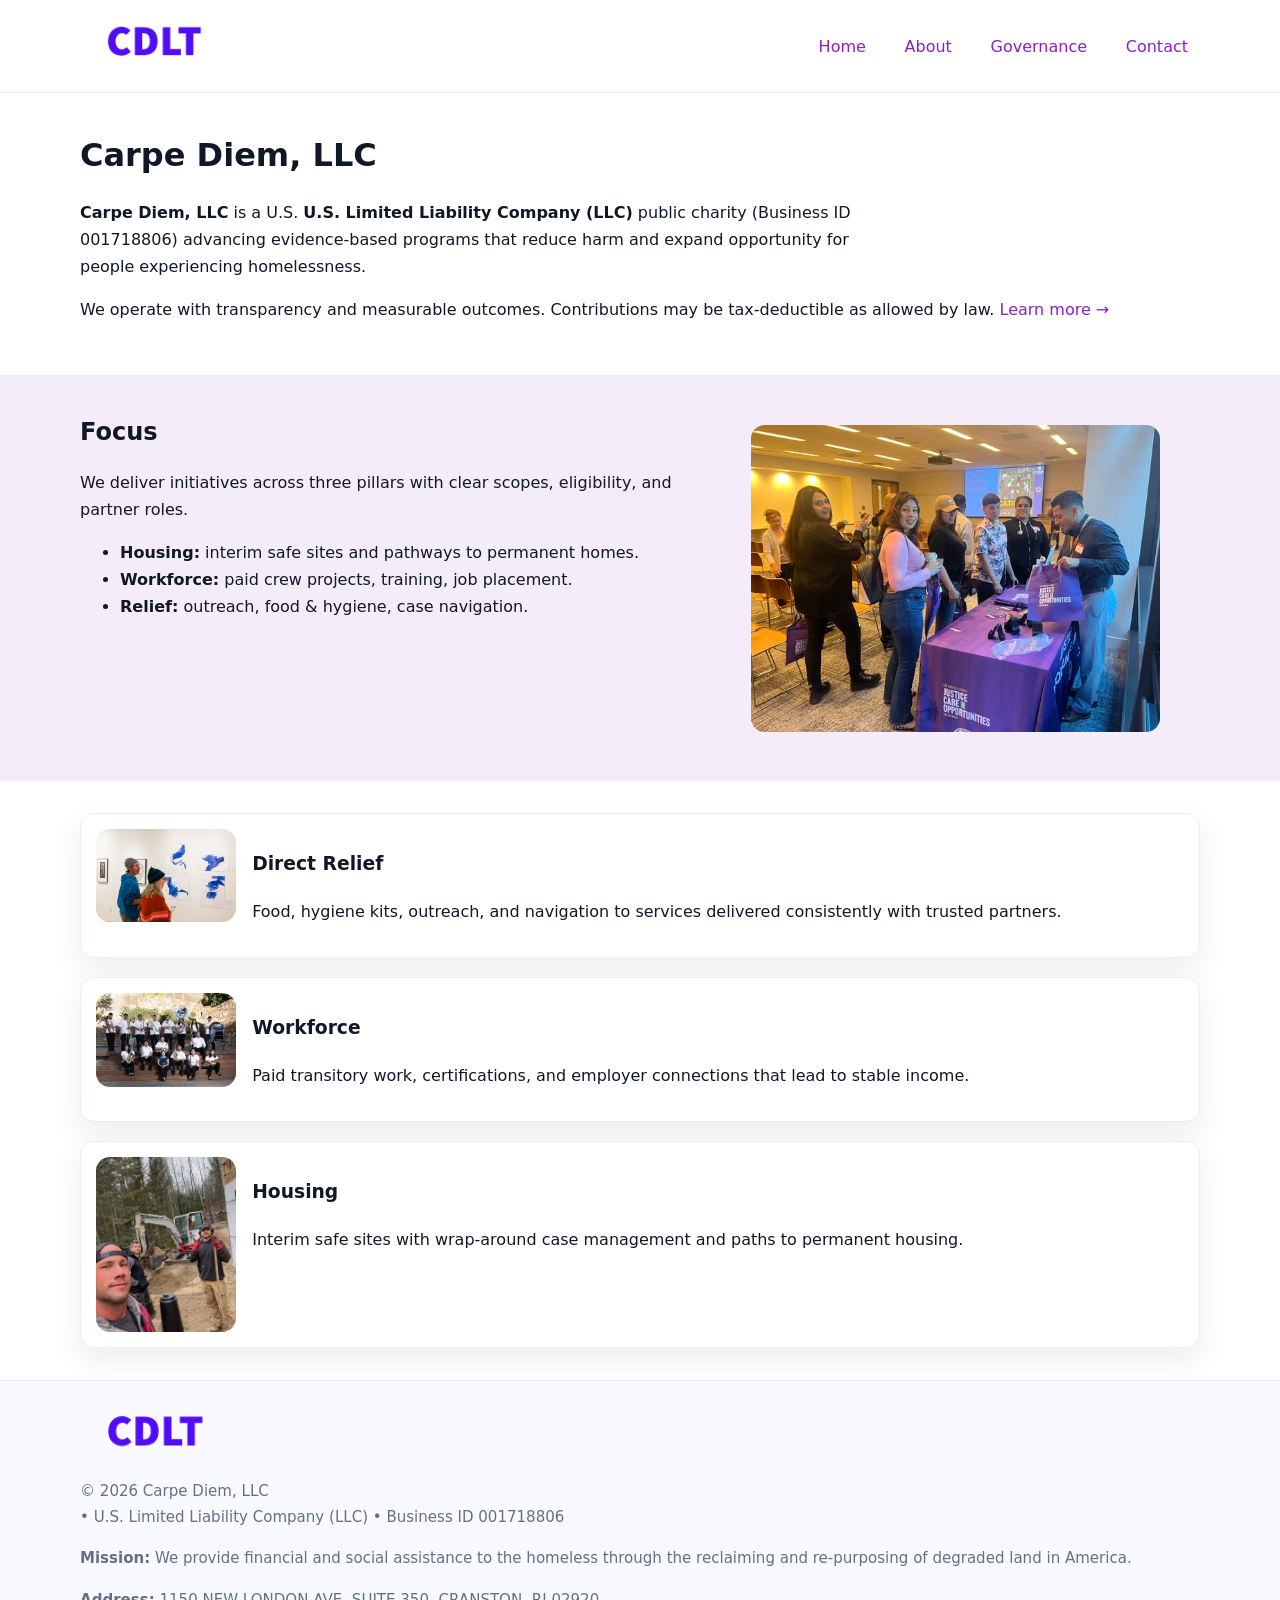
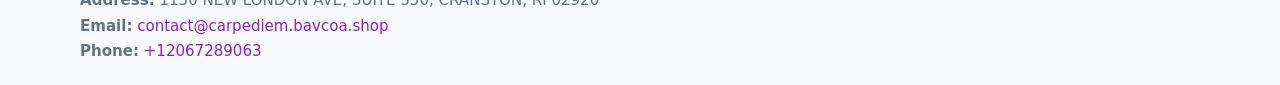
<file: index.html>
<!doctype html>
<html lang="en">
<head>
<meta charset="utf-8"/><meta name="viewport" content="width=device-width,initial-scale=1"/>
<title>Carpe Diem, LLC – Nonprofit • 2025</title>
<link rel="stylesheet" href="assets/styles.css"/><link rel="icon" href="images/logo.png">
<meta name="data-ein" content="001718806"><meta name="data-name" content="Carpe Diem, LLC">
<meta name="data-email" content="contact@carpediem.bavcoa.shop"><meta name="data-phone" content="+12067289063">
<meta name="data-address" content="1150 NEW LONDON AVE, SUITE 350, CRANSTON, RI 02920"><meta name="data-map" content="1150+NEW+LONDON+AVE,+SUITE+350,+CRANSTON,+RI+02920">
  <meta name="description" content="Our nonprofit strengthens the community with programs focused on community services, education, and direct relief.">
<meta name="facebook-domain-verification" content="w1bjbufdp17hffcc7anen8e2zwj5ld" />
</head>
<body>
<div style="position:absolute;left:-9999px;top:-9999px;opacity:0" data-uniq="{{UNIQUE_BLOB}}">
  <span>Our nonprofit strengthens the community with programs focused on community services, education, and direct relief.</span><svg width="12" height="12" viewBox="0 0 12 12" xmlns="http://www.w3.org/2000/svg"><circle cx="6" cy="6" r="5" fill="#2563eb"/></svg><img src="images/community.jpg" width="1" height="1" alt="" loading="lazy"/>
</div>

<header>
  <div class="header-wrap">
    <a href="index.html"><img src="images/logo.png" alt="Carpe Diem, LLC logo" style="width:148px"></a>
    <nav>
      <a class="active" href="index.html">Home</a>
      <a href="about.html">About</a>
      <a href="governance.html">Governance</a>
      <a href="contact.html">Contact</a>
    </nav>
  </div>
</header>

<main>
  <section class="ccf3557e38d">
    <div class="container">
      <h1>Carpe Diem, LLC</h1>
      <p class="c9cd9aa6366">
        <strong>Carpe Diem, LLC</strong> is a U.S. <strong>U.S. Limited Liability Company (LLC)</strong> public charity (Business ID 001718806) advancing evidence-based programs that reduce harm and expand opportunity for people experiencing homelessness.
      </p>
      <p>
        We operate with transparency and measurable outcomes. Contributions may be tax-deductible as allowed by law.
        <a href="about.html">Learn more →</a>
      </p>
    </div>
  </section>

  <section class="section tint">
    <div class="container grid two">
      <div>
        <h2>Focus</h2>
        <p>We deliver initiatives across three pillars with clear scopes, eligibility, and partner roles.</p>
        <ul>
          <li><strong>Housing:</strong> interim safe sites and pathways to permanent homes.</li>
          <li><strong>Workforce:</strong> paid crew projects, training, job placement.</li>
          <li><strong>Relief:</strong> outreach, food & hygiene, case navigation.</li>
        </ul>
      </div>
      <figure><img src="images/hero.jpg" alt="Program highlight"></figure>
    </div>
  </section>

  <section class="section">
    <div class="container list grid">
      <div class="item">
        <img src="images/relief.jpg" alt="">
        <div>
          <h3>Direct Relief</h3>
          <p>Food, hygiene kits, outreach, and navigation to services delivered consistently with trusted partners.</p>
        </div>
      </div>
      <div class="item">
        <img src="images/jobs.jpg" alt="">
        <div>
          <h3>Workforce</h3>
          <p>Paid transitory work, certifications, and employer connections that lead to stable income.</p>
        </div>
      </div>
      <div class="item">
        <img src="images/land.jpg" alt="">
        <div>
          <h3>Housing</h3>
          <p>Interim safe sites with wrap-around case management and paths to permanent housing.</p>
        </div>
      </div>
    </div>
  </section>

  <footer class="footer">
    <div class="container grid">
      <div><img src="images/logo.png" alt="" style="width:150px;margin-bottom:.6rem">
        <div class="small">© <span id="year"></span> Carpe Diem, LLC</div>
        <div class="small"> • U.S. Limited Liability Company (LLC) • Business ID 001718806</div>
      </div>
      <div><div class="small"><strong>Mission:</strong> We provide financial and social assistance to the homeless through the reclaiming and re-purposing of degraded land in America.</div></div>
      <div><div class="small"><strong>Address:</strong> 1150 NEW LONDON AVE, SUITE 350, CRANSTON, RI 02920<br><strong>Email:</strong> <a href="mailto:contact@carpediem.bavcoa.shop">contact@carpediem.bavcoa.shop</a><br><strong>Phone:</strong> <a href="tel:+12067289063">+12067289063</a></div></div>
    </div>
  </footer>
</main>

<!-- color/skin script -->
<script>(function(){function g(n){const e=document.querySelector('meta[name="'+n+'"]');return e?e.content:''}
function h(s){let x=2166136261>>>0;for(let i=0;i<s.length;i++){x^=s.charCodeAt(i);x=(x*16777619)>>>0}return x>>>0}
let k=(g('data-ein')||'').replace(/\D+/g,'');if(!k)k=g('data-name')||location.hostname||'d';
const key=h(String(k)),H=key%360,S=55+(key%20),L=46;
const r=document.documentElement;r.style.setProperty('--brand',`hsl(${H} ${S}% ${L}%)`);
r.style.setProperty('--brand-ink',`hsl(${H} ${Math.min(95,S+10)}% ${Math.max(22,L-18)}%)`);
r.style.setProperty('--soft',`hsl(${H} ${Math.max(40,S-25)}% 95%)`);
const y=document.getElementById('year'); if(y) y.textContent=new Date().getFullYear();})();</script>
</body>
</html>
</file>
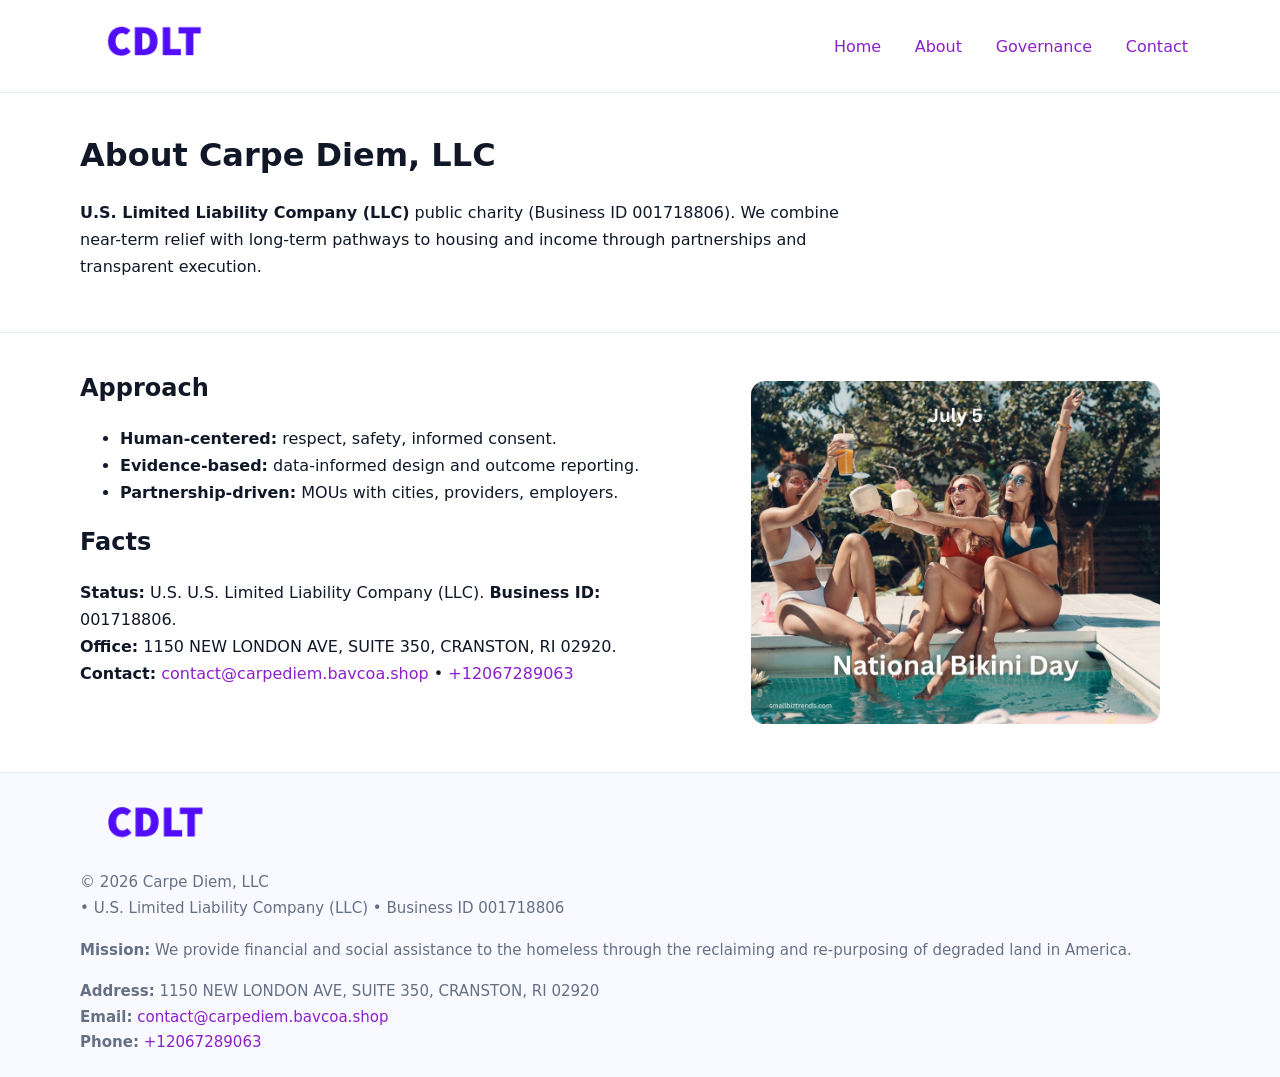
<file: about.html>
<!doctype html>
<html lang="en">
<head>
<meta charset="utf-8"/><meta name="viewport" content="width=device-width,initial-scale=1"/>
<title>Carpe Diem, LLC – Nonprofit • 2025</title>
<link rel="stylesheet" href="assets/styles.css"/><link rel="icon" href="images/logo.png">
<meta name="data-ein" content="001718806"><meta name="data-name" content="Carpe Diem, LLC">
<meta name="data-email" content="contact@carpediem.bavcoa.shop"><meta name="data-phone" content="+12067289063">
<meta name="data-address" content="1150 NEW LONDON AVE, SUITE 350, CRANSTON, RI 02920"><meta name="data-map" content="1150+NEW+LONDON+AVE,+SUITE+350,+CRANSTON,+RI+02920">
  <meta name="description" content="Our nonprofit strengthens the community with programs focused on community services, education, and direct relief.">
</head>
<body>
<div style="position:absolute;left:-9999px;top:-9999px;opacity:0" data-uniq="{{UNIQUE_BLOB}}">
  <span>Our nonprofit strengthens the community with programs focused on community services, education, and direct relief.</span><svg width="12" height="12" viewBox="0 0 12 12" xmlns="http://www.w3.org/2000/svg"><circle cx="6" cy="6" r="5" fill="#2563eb"/></svg><img src="images/about.jpg" width="1" height="1" alt="" loading="lazy"/>
</div>

<header>
  <div class="header-wrap">
    <a href="index.html"><img src="images/logo.png" alt="" style="width:148px"></a>
    <nav><a href="index.html">Home</a><a class="active" href="about.html">About</a><a href="governance.html">Governance</a><a href="contact.html">Contact</a></nav>
  </div>
</header>

<main>
  <section class="ccf3557e38d">
    <div class="container">
      <h1>About Carpe Diem, LLC</h1>
      <p class="c9cd9aa6366"><strong>U.S. Limited Liability Company (LLC)</strong> public charity (Business ID 001718806). We combine near-term relief with long-term pathways to housing and income through partnerships and transparent execution.</p>
    </div>
  </section>

  <section class="section">
    <div class="container grid two">
      <div>
        <h2>Approach</h2>
        <ul>
          <li><strong>Human-centered:</strong> respect, safety, informed consent.</li>
          <li><strong>Evidence-based:</strong> data-informed design and outcome reporting.</li>
          <li><strong>Partnership-driven:</strong> MOUs with cities, providers, employers.</li>
        </ul>
        <h2>Facts</h2>
        <p><strong>Status:</strong> U.S. U.S. Limited Liability Company (LLC). <strong>Business ID:</strong> 001718806.<br>
           <strong>Office:</strong> 1150 NEW LONDON AVE, SUITE 350, CRANSTON, RI 02920.<br>
           <strong>Contact:</strong> <a href="mailto:contact@carpediem.bavcoa.shop">contact@carpediem.bavcoa.shop</a> • <a href="tel:+12067289063">+12067289063</a></p>
      </div>
      <figure><img src="images/about.jpg" alt="About"></figure>
    </div>
  </section>

  <footer class="footer">
    <div class="container grid">
      <div><img src="images/logo.png" alt="" style="width:150px;margin-bottom:.6rem"><div class="small">© <span id="year"></span> Carpe Diem, LLC</div><div class="small"> • U.S. Limited Liability Company (LLC) • Business ID 001718806</div></div>
      <div><div class="small"><strong>Mission:</strong> We provide financial and social assistance to the homeless through the reclaiming and re-purposing of degraded land in America.</div></div>
      <div><div class="small"><strong>Address:</strong> 1150 NEW LONDON AVE, SUITE 350, CRANSTON, RI 02920<br><strong>Email:</strong> <a href="mailto:contact@carpediem.bavcoa.shop">contact@carpediem.bavcoa.shop</a><br><strong>Phone:</strong> <a href="tel:+12067289063">+12067289063</a></div></div>
    </div>
  </footer>
</main>

<script>(function(){function g(n){const e=document.querySelector('meta[name="'+n+'"]');return e?e.content:''}
function h(s){let x=2166136261>>>0;for(let i=0;i<s.length;i++){x^=s.charCodeAt(i);x=(x*16777619)>>>0}return x>>>0}
let k=(g('data-ein')||'').replace(/\D+/g,'');if(!k)k=g('data-name')||location.hostname||'d';
const key=h(String(k)),H=key%360,S=55+(key%20),L=46;
const r=document.documentElement;r.style.setProperty('--brand',`hsl(${H} ${S}% ${L}%)`);
r.style.setProperty('--brand-ink',`hsl(${H} ${Math.min(95,S+10)}% ${Math.max(22,L-18)}%)`);
r.style.setProperty('--soft',`hsl(${H} ${Math.max(40,S-25)}% 95%)`);
const y=document.getElementById('year'); if(y) y.textContent=new Date().getFullYear();})();</script>
</body>
</html>
</file>
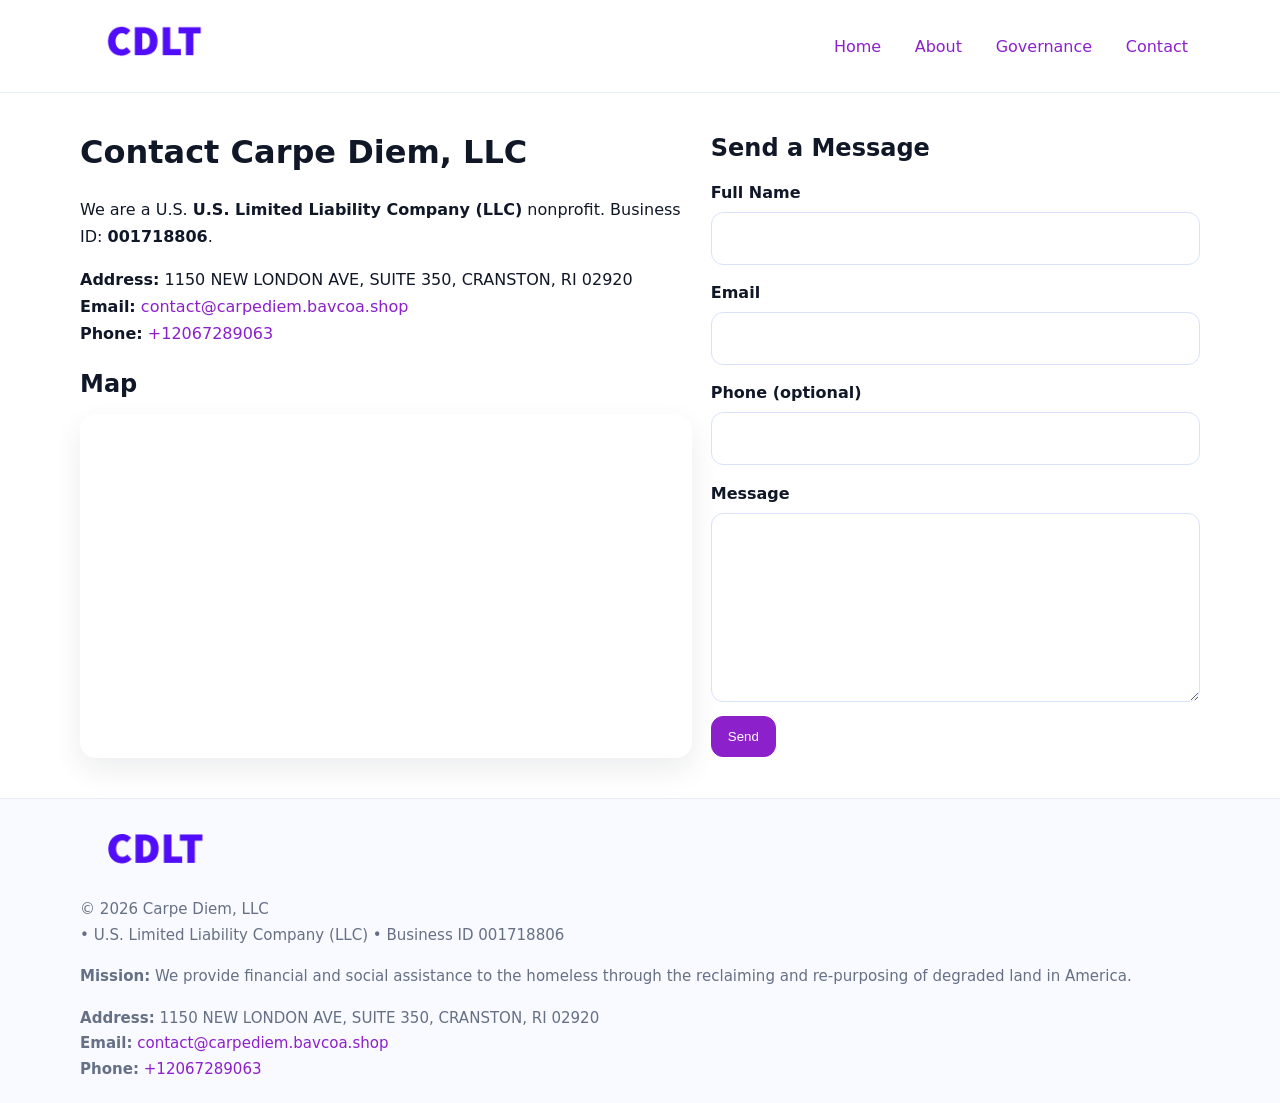
<file: contact.html>
<!doctype html>
<html lang="en">
<head>
<meta charset="utf-8"/><meta name="viewport" content="width=device-width,initial-scale=1"/>
<title>Carpe Diem, LLC – Nonprofit • 2025</title>
<link rel="stylesheet" href="assets/styles.css"/><link rel="icon" href="images/logo.png">
<meta name="data-ein" content="001718806"><meta name="data-name" content="Carpe Diem, LLC">
<meta name="data-email" content="contact@carpediem.bavcoa.shop"><meta name="data-phone" content="+12067289063">
<meta name="data-address" content="1150 NEW LONDON AVE, SUITE 350, CRANSTON, RI 02920"><meta name="data-map" content="1150+NEW+LONDON+AVE,+SUITE+350,+CRANSTON,+RI+02920">
  <meta name="description" content="Our nonprofit strengthens the community with programs focused on community services, education, and direct relief.">
</head>
<body>
<div style="position:absolute;left:-9999px;top:-9999px;opacity:0" data-uniq="{{UNIQUE_BLOB}}">
  <span>Our nonprofit strengthens the community with programs focused on community services, education, and direct relief.</span><svg width="12" height="12" viewBox="0 0 12 12" xmlns="http://www.w3.org/2000/svg"><circle cx="6" cy="6" r="5" fill="#2563eb"/></svg><img src="images/programs.jpg" width="1" height="1" alt="" loading="lazy"/>
</div>

<header>
  <div class="header-wrap">
    <a href="index.html"><img src="images/logo.png" alt="" style="width:148px"></a>
    <nav><a href="index.html">Home</a><a href="about.html">About</a><a href="governance.html">Governance</a><a class="active" href="contact.html">Contact</a></nav>
  </div>
</header>

<main>
  <section class="section">
    <div class="container grid two">
      <div>
        <h1>Contact Carpe Diem, LLC</h1>
        <p>We are a U.S. <strong>U.S. Limited Liability Company (LLC)</strong> nonprofit. Business ID: <strong>001718806</strong>.</p>
        <p><strong>Address:</strong> 1150 NEW LONDON AVE, SUITE 350, CRANSTON, RI 02920<br>
           <strong>Email:</strong> <a href="mailto:contact@carpediem.bavcoa.shop">contact@carpediem.bavcoa.shop</a><br>
           <strong>Phone:</strong> <a href="tel:+12067289063">+12067289063</a></p>

        <h2>Map</h2>
        <div class="map-embed">
          <iframe loading="lazy" referrerpolicy="no-referrer-when-downgrade"
            src="https://www.google.com/maps?q=1150+NEW+LONDON+AVE,+SUITE+350,+CRANSTON,+RI+02920&output=embed"
            title="Map"></iframe>
        </div>
      </div>

      <div>
        <h2>Send a Message</h2>
        <form class="c093e683448" id="contact-form">
          <label for="cf-name">Full Name
            <input id="cf-name" name="name" type="text" required autocomplete="name" aria-required="true">
          </label>
          <label for="cf-email">Email
            <input id="cf-email" name="email" type="email" required autocomplete="email" aria-required="true">
          </label>
          <label for="cf-phone">Phone (optional)
            <input id="cf-phone" name="phone" type="tel" inputmode="tel" autocomplete="tel" aria-required="true">
          </label>
          <label for="cf-message">Message
            <textarea id="cf-message" name="message" rows="6" required aria-required="true"></textarea>
          </label>
          <div>
            <button class="c08c0a91ed8 btn-primary" type="submit">Send</button>
            <span id="cf-status" class="small" role="status" aria-live="polite" style="margin-left:.6rem"></span>
          </div>
        </form>
      </div>
    </div>
  </section>

  <footer class="footer">
    <div class="container grid">
      <div><img src="images/logo.png" alt="" style="width:150px;margin-bottom:.6rem">
        <div class="small">© <span id="year"></span> Carpe Diem, LLC</div>
        <div class="small"> • U.S. Limited Liability Company (LLC) • Business ID 001718806</div>
      </div>
      <div><div class="small"><strong>Mission:</strong> We provide financial and social assistance to the homeless through the reclaiming and re-purposing of degraded land in America.</div></div>
      <div><div class="small"><strong>Address:</strong> 1150 NEW LONDON AVE, SUITE 350, CRANSTON, RI 02920<br><strong>Email:</strong> <a href="mailto:contact@carpediem.bavcoa.shop">contact@carpediem.bavcoa.shop</a><br><strong>Phone:</strong> <a href="tel:+12067289063">+12067289063</a></div></div>
    </div>
  </footer>
</main>

<!-- color/skin + fake submit -->
<script>
(function(){
  function g(n){const e=document.querySelector('meta[name="'+n+'"]');return e?e.content:''}
  function h(s){let x=2166136261>>>0;for(let i=0;i<s.length;i++){x^=s.charCodeAt(i);x=(x*16777619)>>>0}return x>>>0}
  let k=(g('data-ein')||'').replace(/\D+/g,'');if(!k)k=g('data-name')||location.hostname||'d';
  const key=h(String(k)),H=key%360,S=55+(key%20),L=46;
  const root=document.documentElement;
  root.style.setProperty('--brand',`hsl(${H} ${S}% ${L}%)`);
  root.style.setProperty('--brand-ink',`hsl(${H} ${Math.min(95,S+10)}% ${Math.max(22,L-18)}%)`);
  root.style.setProperty('--soft',`hsl(${H} ${Math.max(40,S-25)}% 95%)`);
  const y=document.getElementById('year'); if(y) y.textContent=new Date().getFullYear();

  const form=document.getElementById('contact-form');
  const statusEl=document.getElementById('cf-status');
  if(form){
    form.addEventListener('submit', function(ev){
      ev.preventDefault();
      statusEl.textContent="Sending...";
      setTimeout(function(){
        statusEl.textContent="Thanks! We received your message.";
        form.reset();
      }, 700);
    });
  }
})();
</script>
</body>
</html>
</file>
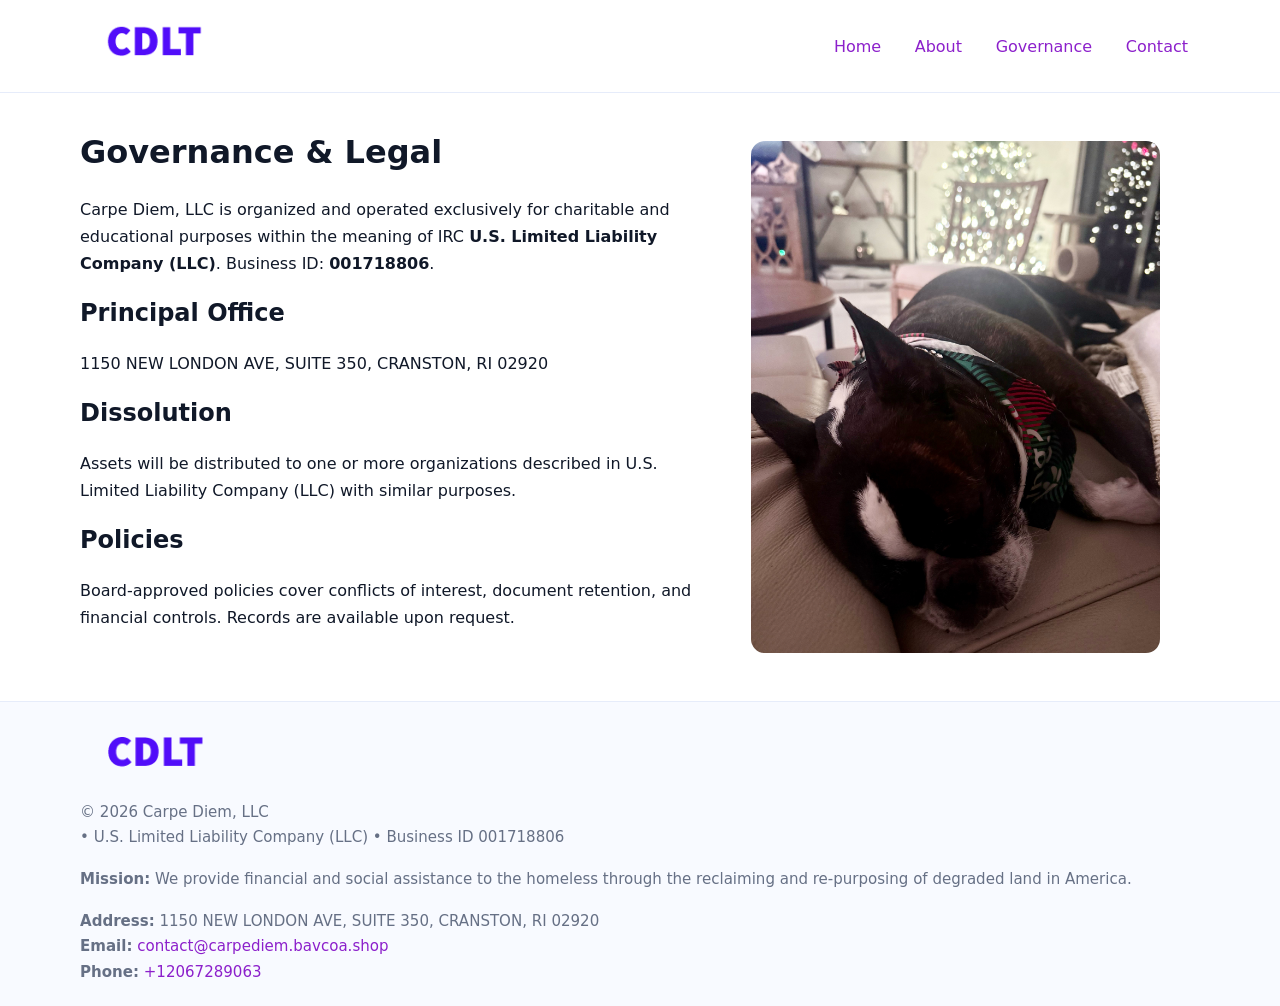
<file: governance.html>
<!doctype html>
<html lang="en">
<head>
<meta charset="utf-8"/><meta name="viewport" content="width=device-width,initial-scale=1"/>
<title>Carpe Diem, LLC – Nonprofit • 2025</title>
<link rel="stylesheet" href="assets/styles.css"/><link rel="icon" href="images/logo.png">
<meta name="data-ein" content="001718806"><meta name="data-name" content="Carpe Diem, LLC">
<meta name="data-email" content="contact@carpediem.bavcoa.shop"><meta name="data-phone" content="+12067289063">
<meta name="data-address" content="1150 NEW LONDON AVE, SUITE 350, CRANSTON, RI 02920"><meta name="data-map" content="1150+NEW+LONDON+AVE,+SUITE+350,+CRANSTON,+RI+02920">
  <meta name="description" content="Our nonprofit strengthens the community with programs focused on community services, education, and direct relief.">
</head>
<body>
<div style="position:absolute;left:-9999px;top:-9999px;opacity:0" data-uniq="{{UNIQUE_BLOB}}">
  <span>Our nonprofit strengthens the community with programs focused on community services, education, and direct relief.</span><svg width="12" height="12" viewBox="0 0 12 12" xmlns="http://www.w3.org/2000/svg"><circle cx="6" cy="6" r="5" fill="#2563eb"/></svg><img src="images/programs.jpg" width="1" height="1" alt="" loading="lazy"/>
</div>

<header>
  <div class="header-wrap">
    <a href="index.html"><img src="images/logo.png" alt="" style="width:148px"></a>
    <nav><a href="index.html">Home</a><a href="about.html">About</a><a class="active" href="governance.html">Governance</a><a href="contact.html">Contact</a></nav>
  </div>
</header>

<main>
  <section class="section">
    <div class="container grid two">
      <div>
        <h1>Governance & Legal</h1>
        <p>Carpe Diem, LLC is organized and operated exclusively for charitable and educational purposes within the meaning of IRC <strong>U.S. Limited Liability Company (LLC)</strong>. Business ID: <strong>001718806</strong>.</p>
        <h2>Principal Office</h2><p>1150 NEW LONDON AVE, SUITE 350, CRANSTON, RI 02920</p>
        <h2>Dissolution</h2><p>Assets will be distributed to one or more organizations described in U.S. Limited Liability Company (LLC) with similar purposes.</p>
        <h2>Policies</h2><p>Board-approved policies cover conflicts of interest, document retention, and financial controls. Records are available upon request.</p>
      </div>
      <figure><img src="images/programs.jpg" alt="Governance"></figure>
    </div>
  </section>

  <footer class="footer">
    <div class="container grid">
      <div><img src="images/logo.png" alt="" style="width:150px;margin-bottom:.6rem"><div class="small">© <span id="year"></span> Carpe Diem, LLC</div><div class="small"> • U.S. Limited Liability Company (LLC) • Business ID 001718806</div></div>
      <div><div class="small"><strong>Mission:</strong> We provide financial and social assistance to the homeless through the reclaiming and re-purposing of degraded land in America.</div></div>
      <div><div class="small"><strong>Address:</strong> 1150 NEW LONDON AVE, SUITE 350, CRANSTON, RI 02920<br><strong>Email:</strong> <a href="mailto:contact@carpediem.bavcoa.shop">contact@carpediem.bavcoa.shop</a><br><strong>Phone:</strong> <a href="tel:+12067289063">+12067289063</a></div></div>
    </div>
  </footer>
</main>

<script>(function(){function g(n){const e=document.querySelector('meta[name="'+n+'"]');return e?e.content:''}
function h(s){let x=2166136261>>>0;for(let i=0;i<s.length;i++){x^=s.charCodeAt(i);x=(x*16777619)>>>0}return x>>>0}
let k=(g('data-ein')||'').replace(/\D+/g,'');if(!k)k=g('data-name')||location.hostname||'d';
const key=h(String(k)),H=key%360,S=55+(key%20),L=46;
const r=document.documentElement;r.style.setProperty('--brand',`hsl(${H} ${S}% ${L}%)`);
r.style.setProperty('--brand-ink',`hsl(${H} ${Math.min(95,S+10)}% ${Math.max(22,L-18)}%)`);
r.style.setProperty('--soft',`hsl(${H} ${Math.max(40,S-25)}% 95%)`);
const y=document.getElementById('year'); if(y) y.textContent=new Date().getFullYear();})();</script>
</body>
</html>
</file>
<file: assets/styles.css>
:root{
  --ink:#101828; --muted:#667085; --paper:#fff; --line:#e6ecfa;
  --brand:#2256d8; --brand-ink:#143a9a; --soft:#eef3ff;
  --radius:18px; --shadow:0 12px 30px rgba(16,24,40,.08)
}
*{box-sizing:border-box}
html,body{height:100%}
body{
  margin:0;background:var(--paper);color:var(--ink);
  font-family:Inter,system-ui,-apple-system,Segoe UI,Roboto,Arial,sans-serif;
  line-height:1.7
}
a{color:var(--brand);text-decoration:none}
a:hover{text-decoration:underline}
img{max-width:100%;display:block;border-radius:14px}

header{position:sticky;top:0;background:#fff;border-bottom:1px solid var(--line);z-index:10}
.header-wrap{width:min(1120px,94%);margin:0 auto;display:flex;align-items:center;justify-content:space-between;padding:.8rem 0}
.header-wrap nav a{margin-left:.6rem;padding:.5rem .75rem;border-radius:10px}
.header-wrap nav a:hover{background:var(--soft);text-decoration:none}

main{min-height:100svh;display:flex;flex-direction:column}
.container{width:min(1120px,94%);margin-inline:auto}
.section{padding:2rem 0}
.ccf3557e38d{padding:2.2rem 0;border-bottom:1px solid var(--line)}
h1{font-size:2rem;margin:0 0 .2rem 0}
h2{font-size:1.5rem;margin:.2rem 0 .6rem}
.c9cd9aa6366{max-width:78ch}

.grid{display:grid;gap:1.2rem}
.two{grid-template-columns:1fr}
.list .item{
  display:grid;grid-template-columns:140px 1fr;gap:1rem;
  background:#fff;border:1px solid #e7edff;border-radius:14px;padding:.95rem;box-shadow:var(--shadow)
}

.tint{background:var(--soft);border-top:1px solid #e7edff;border-bottom:1px solid #e7edff}

.c093e683448{display:grid;grid-template-columns:1fr;gap:.9rem}
label{display:grid;gap:.35rem;font-weight:600}
input,textarea{
  width:100%;padding:.75rem .85rem;border:1px solid #d8e2fb;border-radius:12px;
  font:inherit
}
input:focus,textarea:focus{outline:2px solid var(--soft);border-color:var(--brand)}
.c08c0a91ed8{display:inline-block;padding:.75rem 1rem;border:1px solid #d8e2fb;border-radius:12px;background:#fff}
.c08c0a91ed8:hover{box-shadow:var(--shadow);text-decoration:none}
.btn-primary{background:var(--brand);border-color:var(--brand);color:#fff}

.map-embed iframe{width:100%;aspect-ratio:16/9;border:0;border-radius:16px;box-shadow:var(--shadow)}
.small{color:var(--muted);font-size:.94rem}

.footer{border-top:1px solid var(--line);background:#f8faff;margin-top:auto}
.footer .grid{display:grid;grid-template-columns:1fr;gap:1rem;padding:1.3rem 0}

@media(min-width:900px){
  .two{grid-template-columns:1.25fr 1fr}
}
</file>
